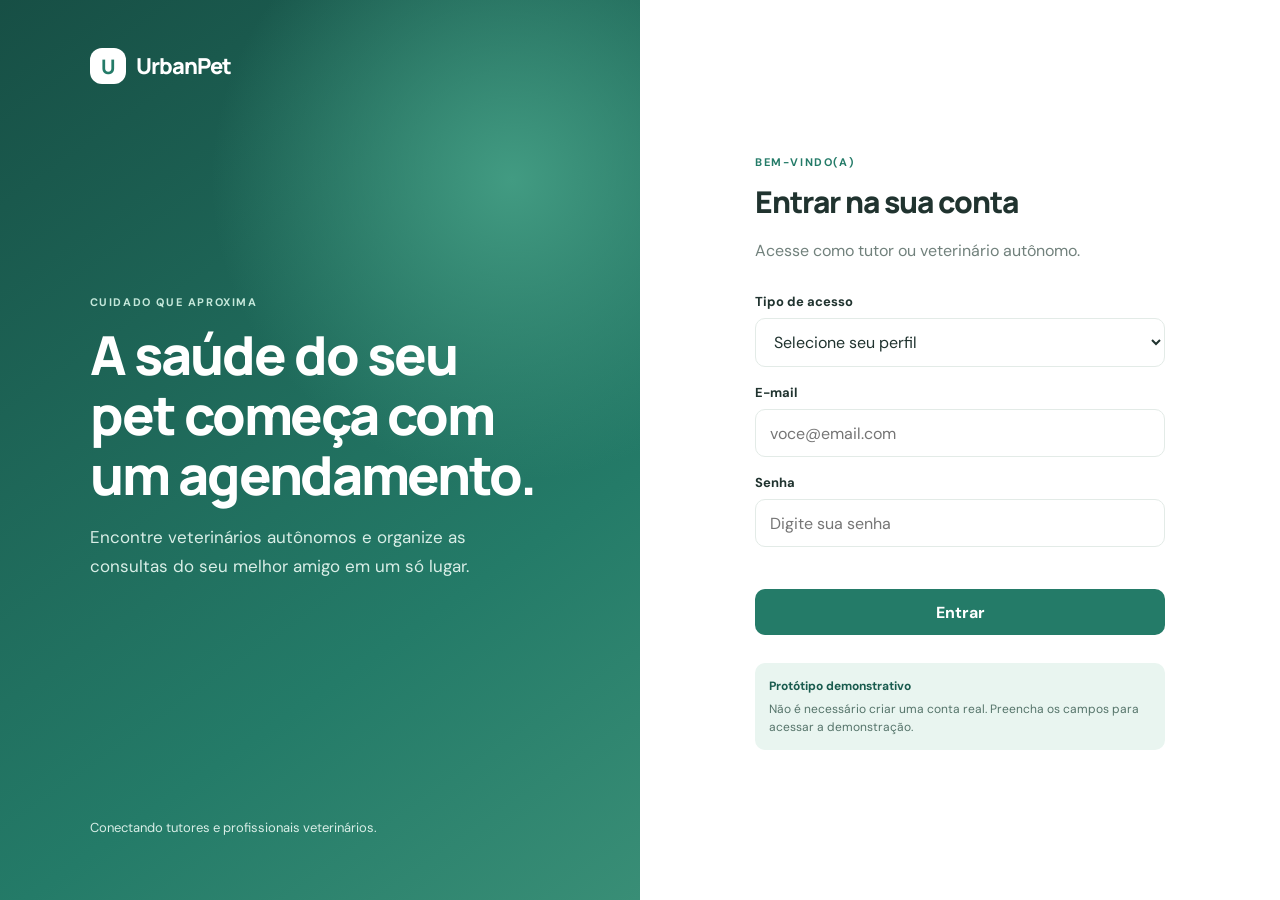
<file: index.html>
<!DOCTYPE html>
<html lang="pt-BR">
<head>
  <meta charset="UTF-8">
  <meta name="viewport" content="width=device-width, initial-scale=1.0">
  <title>UrbanPet | Entrar</title>
  <link rel="stylesheet" href="css/style.css">
  <script src="js/app.js" defer></script>
</head>
<body class="login-page">
  <main class="login-layout">
    <section class="login-intro">
      <a class="brand brand-light" href="index.html"><span class="brand-mark">U</span> UrbanPet</a>
      <div>
        <span class="eyebrow">Cuidado que aproxima</span>
        <h1>A saúde do seu pet começa com um agendamento.</h1>
        <p>Encontre veterinários autônomos e organize as consultas do seu melhor amigo em um só lugar.</p>
      </div>
      <p class="intro-foot">Conectando tutores e profissionais veterinários.</p>
    </section>

    <section class="login-panel">
      <div class="form-wrap">
        <span class="eyebrow">Bem-vindo(a)</span>
        <h2>Entrar na sua conta</h2>
        <p class="muted">Acesse como tutor ou veterinário autônomo.</p>

        <form id="loginForm" novalidate>
          <label for="perfil">Tipo de acesso</label>
          <select id="perfil" required>
            <option value="">Selecione seu perfil</option>
            <option value="tutor">Usuário comum (tutor)</option>
            <option value="veterinario">Veterinário autônomo</option>
          </select>

          <label for="email">E-mail</label>
          <input id="email" type="email" placeholder="voce@email.com" autocomplete="email" required>

          <label for="senha">Senha</label>
          <input id="senha" type="password" placeholder="Digite sua senha" required minlength="4">

          <p class="form-message" id="loginMessage" aria-live="polite"></p>
          <button class="button button-primary button-full" type="submit">Entrar</button>
        </form>
        <div class="demo-note">
          <strong>Protótipo demonstrativo</strong>
          <span>Não é necessário criar uma conta real. Preencha os campos para acessar a demonstração.</span>
        </div>
      </div>
    </section>
  </main>
</body>
</html>
</file>
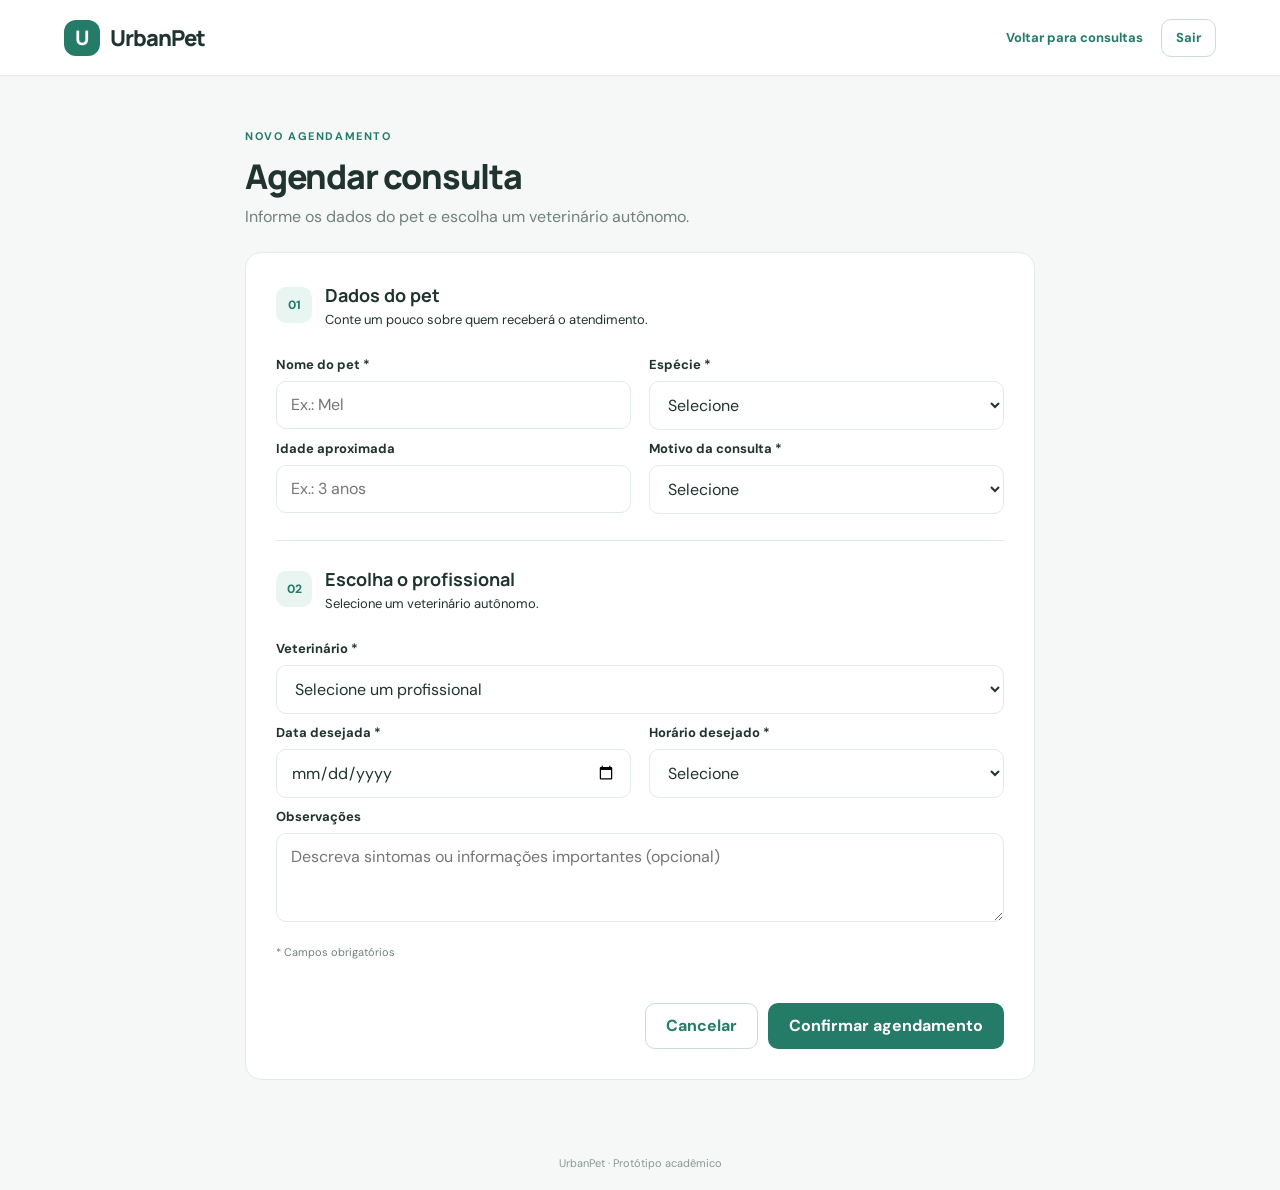
<file: cadastro.html>
<!DOCTYPE html>
<html lang="pt-BR">
<head>
  <meta charset="UTF-8">
  <meta name="viewport" content="width=device-width, initial-scale=1.0">
  <title>UrbanPet | Agendar consulta</title>
  <link rel="stylesheet" href="css/style.css">
  <script src="js/app.js" defer></script>
</head>
<body>
  <header class="topbar">
    <a class="brand" href="lista.html"><span class="brand-mark">U</span> UrbanPet</a>
    <nav class="top-nav"><a class="text-link" href="lista.html">Voltar para consultas</a><button class="button button-outline button-small" id="logoutButton" type="button">Sair</button></nav>
  </header>

  <main class="container page-content narrow">
    <section class="page-heading compact-heading">
      <div><span class="eyebrow">Novo agendamento</span><h1>Agendar consulta</h1><p class="muted">Informe os dados do pet e escolha um veterinário autônomo.</p></div>
    </section>

    <section class="content-card form-card">
      <form id="appointmentForm" novalidate>
        <div class="form-section-title"><span>01</span><div><h2>Dados do pet</h2><p>Conte um pouco sobre quem receberá o atendimento.</p></div></div>
        <div class="field-grid">
          <div class="field"><label for="petName">Nome do pet *</label><input id="petName" type="text" placeholder="Ex.: Mel" required></div>
          <div class="field"><label for="species">Espécie *</label><select id="species" required><option value="">Selecione</option><option>Cachorro</option><option>Gato</option><option>Outro</option></select></div>
          <div class="field"><label for="petAge">Idade aproximada</label><input id="petAge" type="text" placeholder="Ex.: 3 anos"></div>
          <div class="field"><label for="reason">Motivo da consulta *</label><select id="reason" required><option value="">Selecione</option><option>Consulta de rotina</option><option>Vacinação</option><option>Dermatologia</option><option>Outro</option></select></div>
        </div>

        <div class="form-divider"></div>
        <div class="form-section-title"><span>02</span><div><h2>Escolha o profissional</h2><p>Selecione um veterinário autônomo.</p></div></div>
        <div class="field-grid">
          <div class="field full-field"><label for="vet">Veterinário *</label><select id="vet" required><option value="">Selecione um profissional</option><option value="Dra. Ana Costa|Clínica geral">Dra. Ana Costa — Clínica geral</option><option value="Dr. Lucas Mendes|Dermatologia veterinária">Dr. Lucas Mendes — Dermatologia veterinária</option><option value="Dra. Beatriz Lima|Vacinação e prevenção">Dra. Beatriz Lima — Vacinação e prevenção</option></select></div>
          <div class="field"><label for="date">Data desejada *</label><input id="date" type="date" required></div>
          <div class="field"><label for="time">Horário desejado *</label><select id="time" required><option value="">Selecione</option><option>08:00</option><option>09:00</option><option>10:00</option><option>11:00</option><option>13:00</option><option>14:00</option><option>15:00</option><option>16:00</option></select></div>
          <div class="field full-field"><label for="notes">Observações</label><textarea id="notes" rows="3" placeholder="Descreva sintomas ou informações importantes (opcional)"></textarea></div>
        </div>
        <p class="required-note">* Campos obrigatórios</p>
        <p class="form-message" id="appointmentMessage" aria-live="polite"></p>
        <div class="form-actions"><a class="button button-outline" href="lista.html">Cancelar</a><button class="button button-primary" type="submit">Confirmar agendamento</button></div>
      </form>
    </section>
  </main>
  <footer class="footer">UrbanPet · Protótipo acadêmico</footer>
</body>
</html>
</file>
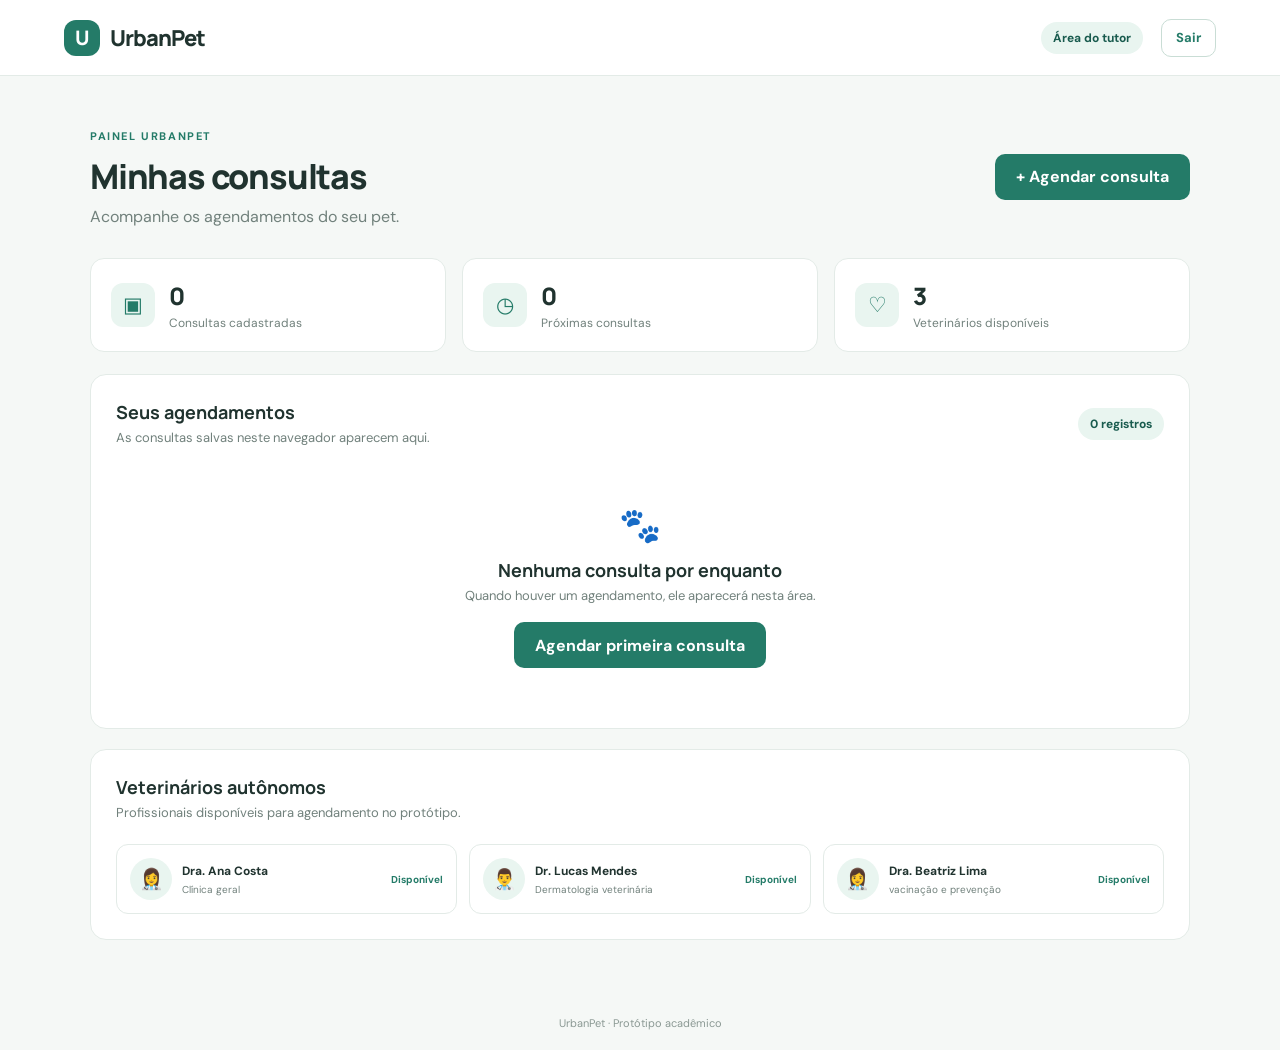
<file: lista.html>
<!DOCTYPE html>
<html lang="pt-BR">
<head>
  <meta charset="UTF-8">
  <meta name="viewport" content="width=device-width, initial-scale=1.0">
  <title>UrbanPet | Consultas</title>
  <link rel="stylesheet" href="css/style.css">
  <script src="js/app.js" defer></script>
</head>
<body>
  <header class="topbar">
    <a class="brand" href="lista.html"><span class="brand-mark">U</span> UrbanPet</a>
    <nav class="top-nav">
      <span class="profile-chip" id="profileLabel">Minha área</span>
      <button class="button button-outline button-small" id="logoutButton" type="button">Sair</button>
    </nav>
  </header>

  <main class="container page-content">
    <section class="page-heading">
      <div>
        <span class="eyebrow">Painel UrbanPet</span>
        <h1 id="listTitle">Minhas consultas</h1>
        <p class="muted" id="listSubtitle">Acompanhe seus agendamentos.</p>
      </div>
      <a class="button button-primary" id="newAppointmentLink" href="cadastro.html">+ Agendar consulta</a>
    </section>

    <section class="summary-grid" id="summaryGrid">
      <article class="summary-card"><span class="summary-icon">▣</span><div><strong id="totalCount">0</strong><span>Consultas cadastradas</span></div></article>
      <article class="summary-card"><span class="summary-icon">◷</span><div><strong id="nextCount">0</strong><span>Próximas consultas</span></div></article>
      <article class="summary-card"><span class="summary-icon">♡</span><div><strong id="professionalCount">0</strong><span id="thirdLabel">Veterinários disponíveis</span></div></article>
    </section>

    <section class="content-card">
      <div class="section-heading">
        <div><h2 id="tableHeading">Seus agendamentos</h2><p class="muted" id="tableDescription">As consultas salvas neste navegador aparecem aqui.</p></div>
        <span class="count-pill" id="listCount">0 registros</span>
      </div>
      <div id="appointmentList" class="appointment-list"></div>
      <div class="empty-state" id="emptyState">
        <div class="empty-icon">🐾</div>
        <h3>Nenhuma consulta por enquanto</h3>
        <p>Quando houver um agendamento, ele aparecerá nesta área.</p>
        <a class="button button-primary" id="emptyAction" href="cadastro.html">Agendar primeira consulta</a>
      </div>
    </section>

    <section class="content-card professionals-card" id="professionalsCard">
      <div class="section-heading"><div><h2>Veterinários autônomos</h2><p class="muted">Profissionais disponíveis para agendamento no protótipo.</p></div></div>
      <div class="professional-grid">
        <article class="professional"><div class="avatar">👩‍⚕️</div><div><strong>Dra. Ana Costa</strong><span>Clínica geral</span></div><span class="available">Disponível</span></article>
        <article class="professional"><div class="avatar">👨‍⚕️</div><div><strong>Dr. Lucas Mendes</strong><span>Dermatologia veterinária</span></div><span class="available">Disponível</span></article>
        <article class="professional"><div class="avatar">👩‍⚕️</div><div><strong>Dra. Beatriz Lima</strong><span> vacinação e prevenção</span></div><span class="available">Disponível</span></article>
      </div>
    </section>
  </main>
  <footer class="footer">UrbanPet · Protótipo acadêmico</footer>
</body>
</html>
</file>
<file: css/style.css>
@import url('https://fonts.googleapis.com/css2?family=DM+Sans:wght@400;500;600;700&family=Manrope:wght@400;500;600;700;800&display=swap');

:root {
  --primary: #247b68;
  --primary-dark: #195b4e;
  --mint: #e9f5f0;
  --ink: #20332f;
  --muted: #71817c;
  --line: #e3ebe7;
  --surface: #ffffff;
  --page: #f5f8f6;
  --orange: #f1a65b;
  font-family: 'DM Sans', sans-serif;
}
* { box-sizing: border-box; }
body { margin: 0; background: var(--page); color: var(--ink); }
a { color: inherit; text-decoration: none; }
button, input, select, textarea { font: inherit; }
.brand { display: inline-flex; align-items: center; gap: 10px; color: var(--ink); font: 800 22px Manrope, sans-serif; letter-spacing: -1px; }
.brand-mark { display: grid; place-items: center; width: 36px; height: 36px; border-radius: 12px; color: white; background: var(--primary); font-size: 20px; }
.brand-light { color: white; }
.brand-light .brand-mark { color: var(--primary); background: white; }
.login-page { min-height: 100vh; background: white; }
.login-layout { min-height: 100vh; display: grid; grid-template-columns: 1fr 1fr; }
.login-intro { padding: 48px clamp(32px, 7vw, 110px); display: flex; flex-direction: column; justify-content: space-between; color: white; background: radial-gradient(circle at 80% 20%, #429b82 0, transparent 34%), linear-gradient(145deg, #174f45, #247b68 68%, #398e76); }
.login-intro > div { max-width: 520px; margin: 70px 0; }
.login-intro h1 { margin: 14px 0 18px; font: 800 clamp(36px, 4.2vw, 58px)/1.12 Manrope, sans-serif; letter-spacing: -2px; }
.login-intro p { max-width: 440px; color: #d9eee7; font-size: 17px; line-height: 1.7; }
.intro-foot { font-size: 13px !important; }
.eyebrow { color: var(--primary); text-transform: uppercase; letter-spacing: 1.6px; font-size: 11px; font-weight: 700; }
.login-intro .eyebrow { color: #c5e8db; }
.login-panel { display: grid; place-items: center; padding: 40px 24px; }
.form-wrap { width: min(100%, 410px); }
.form-wrap h2 { margin: 10px 0 6px; font: 800 30px Manrope, sans-serif; letter-spacing: -1px; }
.muted { color: var(--muted); line-height: 1.6; }
.form-wrap form { margin-top: 30px; }
label { display: block; margin: 17px 0 8px; font-size: 13px; font-weight: 700; }
input, select, textarea { width: 100%; min-height: 48px; padding: 12px 14px; border: 1px solid var(--line); border-radius: 10px; outline: none; color: var(--ink); background: #fff; }
textarea { resize: vertical; }
input:focus, select:focus, textarea:focus { border-color: var(--primary); box-shadow: 0 0 0 3px #247b6818; }
.button { display: inline-flex; align-items: center; justify-content: center; gap: 8px; min-height: 46px; padding: 0 20px; border: 1px solid transparent; border-radius: 10px; cursor: pointer; font-weight: 700; transition: .2s; }
.button-primary { color: white; background: var(--primary); }
.button-primary:hover { background: var(--primary-dark); transform: translateY(-1px); }
.button-outline { color: var(--primary); border-color: #c9ddd5; background: white; }
.button-outline:hover { background: var(--mint); }
.button-full { width: 100%; margin-top: 12px; }
.button-small { min-height: 38px; padding: 0 14px; font-size: 13px; }
.demo-note { display: flex; flex-direction: column; gap: 5px; margin-top: 28px; padding: 14px; border-radius: 10px; background: var(--mint); color: var(--primary-dark); font-size: 12px; line-height: 1.5; }
.demo-note span { color: #55746a; }
.form-message { min-height: 20px; margin: 10px 0 0; font-size: 13px; }
.form-message.error { color: #bd4b4b; }
.form-message.success { color: var(--primary); }
.topbar { height: 76px; display: flex; align-items: center; justify-content: space-between; padding: 0 max(5vw, 24px); border-bottom: 1px solid var(--line); background: white; }
.top-nav { display: flex; align-items: center; gap: 18px; }
.profile-chip, .count-pill { padding: 8px 12px; border-radius: 30px; background: var(--mint); color: var(--primary-dark); font-size: 12px; font-weight: 700; }
.container { width: min(1100px, calc(100% - 48px)); margin: 0 auto; }
.page-content { padding-top: 48px; padding-bottom: 56px; }
.page-heading { display: flex; align-items: center; justify-content: space-between; gap: 24px; margin-bottom: 28px; }
.page-heading h1 { margin: 8px 0 5px; font: 800 34px Manrope, sans-serif; letter-spacing: -1.2px; }
.page-heading p { margin: 0; }
.summary-grid { display: grid; grid-template-columns: repeat(3, 1fr); gap: 16px; margin-bottom: 22px; }
.summary-card { display: flex; align-items: center; gap: 14px; padding: 20px; border: 1px solid var(--line); border-radius: 14px; background: white; }
.summary-icon { display: grid; place-items: center; width: 44px; height: 44px; border-radius: 12px; color: var(--primary); background: var(--mint); font-size: 21px; }
.summary-card div { display: flex; flex-direction: column; gap: 3px; }
.summary-card strong { font: 800 24px Manrope, sans-serif; }
.summary-card span:last-child { color: var(--muted); font-size: 12px; }
.content-card { margin-top: 20px; padding: 25px; border: 1px solid var(--line); border-radius: 16px; background: white; }
.section-heading { display: flex; align-items: center; justify-content: space-between; gap: 15px; margin-bottom: 20px; }
.section-heading h2, .form-section-title h2 { margin: 0 0 4px; font: 700 18px Manrope, sans-serif; }
.section-heading p, .form-section-title p { margin: 0; font-size: 13px; }
.appointment-list { display: grid; gap: 12px; }
.appointment-item { display: grid; grid-template-columns: 76px 1fr auto; align-items: center; gap: 18px; padding: 16px; border: 1px solid var(--line); border-radius: 12px; }
.date-tile { padding: 10px 5px; border-radius: 10px; text-align: center; color: var(--primary-dark); background: var(--mint); }
.date-tile strong { display: block; font: 800 22px Manrope; }
.date-tile span { font-size: 10px; text-transform: uppercase; font-weight: 700; }
.appointment-info strong { display: block; margin-bottom: 5px; }
.appointment-info span { color: var(--muted); font-size: 12px; line-height: 1.7; }
.status { padding: 7px 10px; border-radius: 20px; color: #8a6126; background: #fff4df; font-size: 11px; font-weight: 700; white-space: nowrap; }
.empty-state { padding: 35px 15px; text-align: center; }
.empty-icon { font-size: 34px; }
.empty-state h3 { margin: 10px 0 5px; font: 700 18px Manrope; }
.empty-state p { margin: 0 0 18px; color: var(--muted); font-size: 13px; }
.professional-grid { display: grid; grid-template-columns: repeat(3, 1fr); gap: 12px; }
.professional { display: flex; align-items: center; gap: 10px; padding: 13px; border: 1px solid var(--line); border-radius: 12px; }
.avatar { display: grid; place-items: center; width: 42px; height: 42px; border-radius: 50%; background: var(--mint); font-size: 20px; }
.professional div:nth-child(2) { min-width: 0; display: flex; flex-direction: column; gap: 4px; }
.professional strong { font-size: 12px; }
.professional div span { color: var(--muted); font-size: 10px; }
.available { margin-left: auto; color: var(--primary); font-size: 10px; font-weight: 700; }
.footer { padding: 20px; color: #8b9994; text-align: center; font-size: 11px; }
.narrow { width: min(790px, calc(100% - 48px)); }
.compact-heading { margin-bottom: 22px; }
.form-card { padding: 30px; }
.form-section-title { display: flex; align-items: center; gap: 13px; margin-bottom: 18px; }
.form-section-title > span { display: grid; place-items: center; width: 36px; height: 36px; border-radius: 10px; color: var(--primary); background: var(--mint); font-size: 12px; font-weight: 800; }
.field-grid { display: grid; grid-template-columns: 1fr 1fr; gap: 0 18px; }
.field label { margin-top: 10px; }
.full-field { grid-column: 1 / -1; }
.form-divider { height: 1px; margin: 26px 0; background: var(--line); }
.required-note { margin: 18px 0 0; color: var(--muted); font-size: 11px; }
.form-actions { display: flex; justify-content: flex-end; gap: 10px; margin-top: 14px; }
.text-link { color: var(--primary); font-size: 13px; font-weight: 700; }
@media (max-width: 760px) {
  .login-layout { grid-template-columns: 1fr; }
  .login-intro { min-height: 300px; padding: 28px; }
  .login-intro > div { margin: 45px 0 25px; }
  .login-intro h1 { font-size: 37px; }
  .intro-foot { display: none; }
  .login-panel { padding: 42px 24px; }
  .page-heading { align-items: flex-start; flex-direction: column; }
  .summary-grid, .professional-grid { grid-template-columns: 1fr; }
  .appointment-item { grid-template-columns: 60px 1fr; }
  .appointment-item .status { grid-column: 2; justify-self: start; }
  .topbar { padding: 0 18px; }
  .profile-chip { display: none; }
  .content-card, .form-card { padding: 18px; }
}
@media (max-width: 480px) {
  .field-grid { grid-template-columns: 1fr; }
  .full-field { grid-column: auto; }
  .form-actions { flex-direction: column-reverse; }
  .form-actions .button { width: 100%; }
  .page-heading h1 { font-size: 29px; }
}
</file>
